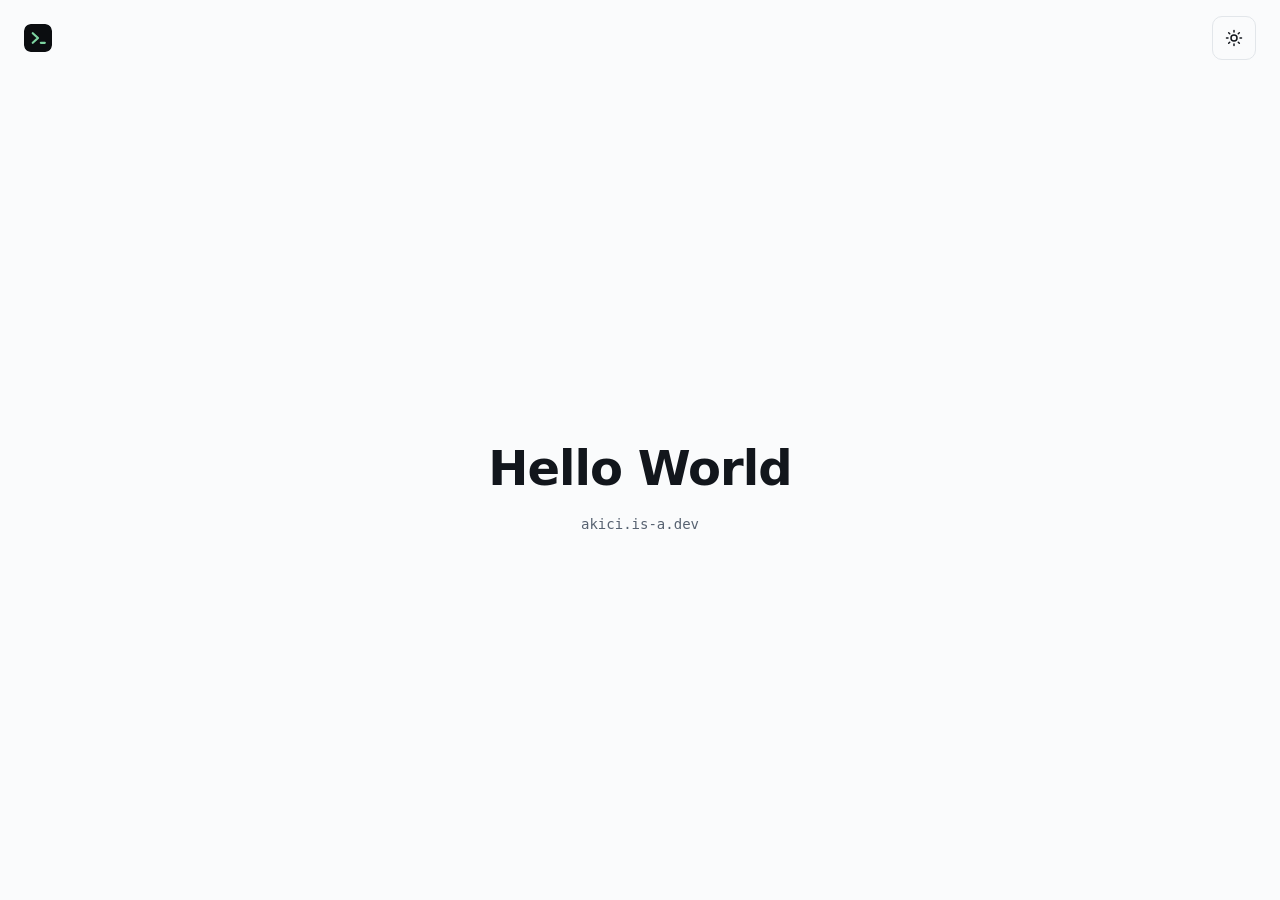
<file: index.html>
<!-- akiciemir.github.io -->

<!DOCTYPE html>
<html lang="tr" data-theme="dark">
<head>
<meta charset="utf-8">
<meta name="viewport" content="width=device-width, initial-scale=1">
<title>akiciemir</title>
<meta name="description" content="akiciemir">
<meta name="color-scheme" content="dark light">
<meta name="theme-color" id="meta-theme" content="#0b0d10">
<link rel="icon" href="assets/img/logo.svg" type="image/svg+xml">
<link rel="stylesheet" href="assets/css/style.css">
<script src="assets/js/theme-boot.js"></script>
</head>
<body>
<header class="top">
  <img class="mark" src="assets/img/logo.svg" alt="" width="28" height="28">
  <button id="theme-toggle" class="btn btn--icon" type="button" aria-label="Tema / Theme" aria-pressed="true">
    <svg class="i-sun" width="18" height="18" viewBox="0 0 24 24" aria-hidden="true" fill="none" stroke="currentColor" stroke-width="2" stroke-linecap="round"><circle cx="12" cy="12" r="4"/><path d="M12 2v2M12 20v2M2 12h2M20 12h2M4.9 4.9l1.4 1.4M17.7 17.7l1.4 1.4M19.1 4.9l-1.4 1.4M6.3 17.7l-1.4 1.4"/></svg>
    <svg class="i-moon" width="18" height="18" viewBox="0 0 24 24" aria-hidden="true" fill="none" stroke="currentColor" stroke-width="2" stroke-linecap="round" stroke-linejoin="round"><path d="M21 12.8A9 9 0 1 1 11.2 3a7 7 0 0 0 9.8 9.8z"/></svg>
  </button>
</header>

<main class="hello">
  <h1>Hello World</h1>
  <p>akici.is-a.dev</p>
</main>

<script type="module" src="assets/js/main.js"></script>
</body>
</html>
</file>
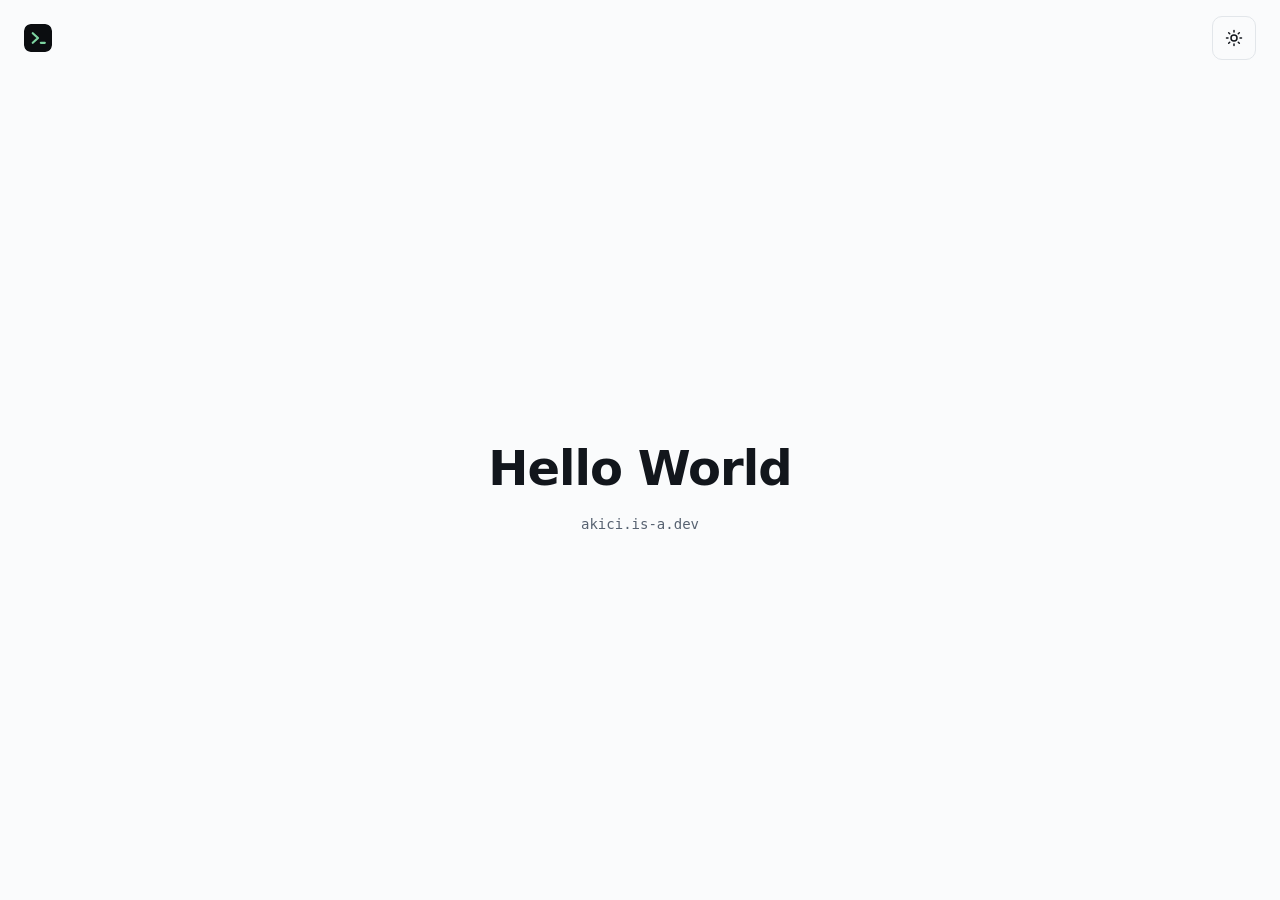
<file: templates/index.html>
<!-- templates: ana sayfaya yönlendirir -->

<!DOCTYPE html>
<html lang="tr">
<head>
<meta charset="utf-8">
<title>akiciemir</title>
<meta name="robots" content="noindex">
<meta http-equiv="refresh" content="0; url=/index.html">
<link rel="canonical" href="/index.html">
</head>
<body>
<p><a href="/index.html">akiciemir</a></p>
</body>
</html>
</file>
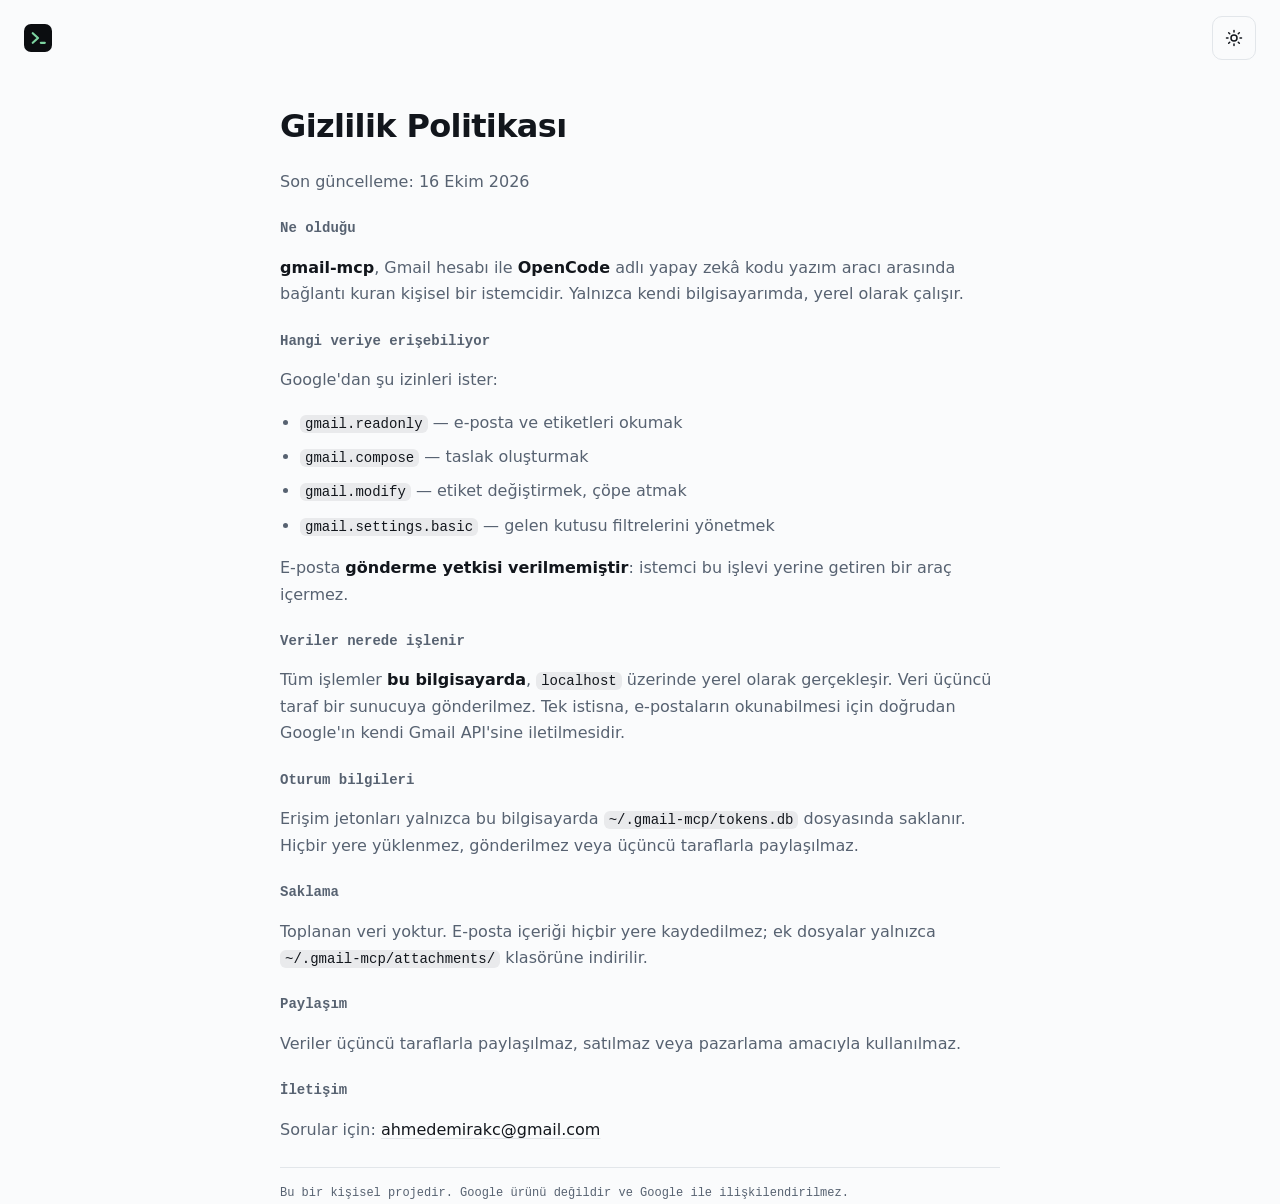
<file: privacy.html>
<!DOCTYPE html>
<html lang="tr" data-theme="dark">
<head>
<meta charset="utf-8">
<meta name="viewport" content="width=device-width, initial-scale=1">
<title>Gizlilik Politikası — gmail-mcp</title>
<meta name="description" content="gmail-mcp için gizlilik politikası.">
<meta name="color-scheme" content="dark light">
<meta name="theme-color" content="#0b0d10">
<link rel="icon" href="assets/img/logo.svg" type="image/svg+xml">
<link rel="stylesheet" href="assets/css/style.css">
<script src="assets/js/theme-boot.js"></script>
</head>
<body>
<header class="top">
  <a class="mark" href="index.html"><img src="assets/img/logo.svg" alt="" width="28" height="28"></a>
  <button id="theme-toggle" class="btn btn--icon" type="button" aria-label="Tema / Theme" aria-pressed="true">
    <svg class="i-sun" width="18" height="18" viewBox="0 0 24 24" aria-hidden="true" fill="none" stroke="currentColor" stroke-width="2" stroke-linecap="round"><circle cx="12" cy="12" r="4"/><path d="M12 2v2M12 20v2M2 12h2M20 12h2M4.9 4.9l1.4 1.4M17.7 17.7l1.4 1.4M19.1 4.9l-1.4 1.4M6.3 17.7l-1.4 1.4"/></svg>
    <svg class="i-moon" width="18" height="18" viewBox="0 0 24 24" aria-hidden="true" fill="none" stroke="currentColor" stroke-width="2" stroke-linecap="round" stroke-linejoin="round"><path d="M21 12.8A9 9 0 1 1 11.2 3a7 7 0 0 0 9.8 9.8z"/></svg>
  </button>
</header>

<main class="doc">
<h1>Gizlilik Politikası</h1>
<p>Son güncelleme: 16 Ekim 2026</p>

<h2>Ne olduğu</h2>
<p><strong>gmail-mcp</strong>, Gmail hesabı ile <strong>OpenCode</strong> adlı yapay zekâ kodu yazım aracı arasında bağlantı kuran kişisel bir istemcidir. Yalnızca kendi bilgisayarımda, yerel olarak çalışır.</p>

<h2>Hangi veriye erişebiliyor</h2>
<p>Google'dan şu izinleri ister:</p>
<ul>
  <li><code>gmail.readonly</code> — e-posta ve etiketleri okumak</li>
  <li><code>gmail.compose</code> — taslak oluşturmak</li>
  <li><code>gmail.modify</code> — etiket değiştirmek, çöpe atmak</li>
  <li><code>gmail.settings.basic</code> — gelen kutusu filtrelerini yönetmek</li>
</ul>
<p>E-posta <strong>gönderme yetkisi verilmemiştir</strong>: istemci bu işlevi yerine getiren bir araç içermez.</p>

<h2>Veriler nerede işlenir</h2>
<p>Tüm işlemler <strong>bu bilgisayarda</strong>, <code>localhost</code> üzerinde yerel olarak gerçekleşir. Veri üçüncü taraf bir sunucuya gönderilmez. Tek istisna, e-postaların okunabilmesi için doğrudan Google'ın kendi Gmail API'sine iletilmesidir.</p>

<h2>Oturum bilgileri</h2>
<p>Erişim jetonları yalnızca bu bilgisayarda <code>~/.gmail-mcp/tokens.db</code> dosyasında saklanır. Hiçbir yere yüklenmez, gönderilmez veya üçüncü taraflarla paylaşılmaz.</p>

<h2>Saklama</h2>
<p>Toplanan veri yoktur. E-posta içeriği hiçbir yere kaydedilmez; ek dosyalar yalnızca <code>~/.gmail-mcp/attachments/</code> klasörüne indirilir.</p>

<h2>Paylaşım</h2>
<p>Veriler üçüncü taraflarla paylaşılmaz, satılmaz veya pazarlama amacıyla kullanılmaz.</p>

<h2>İletişim</h2>
<p>Sorular için: <a href="mailto:ahmedemirakc@gmail.com">ahmedemirakc@gmail.com</a></p>

<footer>Bu bir kişisel projedir. Google ürünü değildir ve Google ile ilişkilendirilmez.</footer>
</main>

<script type="module" src="assets/js/main.js"></script>
</body>
</html>
</file>
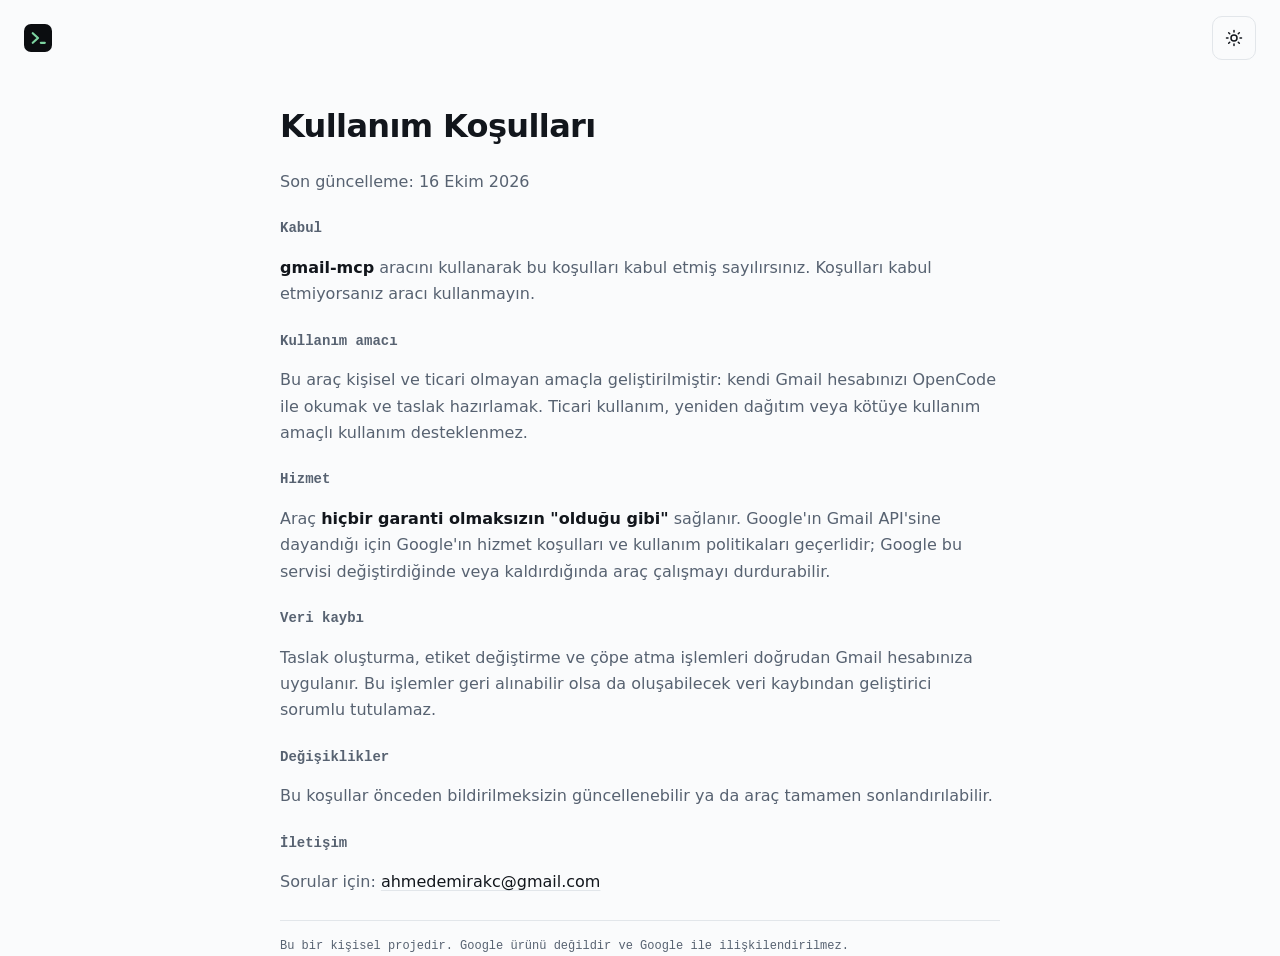
<file: terms.html>
<!DOCTYPE html>
<html lang="tr" data-theme="dark">
<head>
<meta charset="utf-8">
<meta name="viewport" content="width=device-width, initial-scale=1">
<title>Kullanım Koşulları — gmail-mcp</title>
<meta name="description" content="gmail-mcp için kullanım koşulları.">
<meta name="color-scheme" content="dark light">
<meta name="theme-color" content="#0b0d10">
<link rel="icon" href="assets/img/logo.svg" type="image/svg+xml">
<link rel="stylesheet" href="assets/css/style.css">
<script src="assets/js/theme-boot.js"></script>
</head>
<body>
<header class="top">
  <a class="mark" href="index.html"><img src="assets/img/logo.svg" alt="" width="28" height="28"></a>
  <button id="theme-toggle" class="btn btn--icon" type="button" aria-label="Tema / Theme" aria-pressed="true">
    <svg class="i-sun" width="18" height="18" viewBox="0 0 24 24" aria-hidden="true" fill="none" stroke="currentColor" stroke-width="2" stroke-linecap="round"><circle cx="12" cy="12" r="4"/><path d="M12 2v2M12 20v2M2 12h2M20 12h2M4.9 4.9l1.4 1.4M17.7 17.7l1.4 1.4M19.1 4.9l-1.4 1.4M6.3 17.7l-1.4 1.4"/></svg>
    <svg class="i-moon" width="18" height="18" viewBox="0 0 24 24" aria-hidden="true" fill="none" stroke="currentColor" stroke-width="2" stroke-linecap="round" stroke-linejoin="round"><path d="M21 12.8A9 9 0 1 1 11.2 3a7 7 0 0 0 9.8 9.8z"/></svg>
  </button>
</header>

<main class="doc">
<h1>Kullanım Koşulları</h1>
<p>Son güncelleme: 16 Ekim 2026</p>

<h2>Kabul</h2>
<p><strong>gmail-mcp</strong> aracını kullanarak bu koşulları kabul etmiş sayılırsınız. Koşulları kabul etmiyorsanız aracı kullanmayın.</p>

<h2>Kullanım amacı</h2>
<p>Bu araç kişisel ve ticari olmayan amaçla geliştirilmiştir: kendi Gmail hesabınızı OpenCode ile okumak ve taslak hazırlamak. Ticari kullanım, yeniden dağıtım veya kötüye kullanım amaçlı kullanım desteklenmez.</p>

<h2>Hizmet</h2>
<p>Araç <strong>hiçbir garanti olmaksızın "olduğu gibi"</strong> sağlanır. Google'ın Gmail API'sine dayandığı için Google'ın hizmet koşulları ve kullanım politikaları geçerlidir; Google bu servisi değiştirdiğinde veya kaldırdığında araç çalışmayı durdurabilir.</p>

<h2>Veri kaybı</h2>
<p>Taslak oluşturma, etiket değiştirme ve çöpe atma işlemleri doğrudan Gmail hesabınıza uygulanır. Bu işlemler geri alınabilir olsa da oluşabilecek veri kaybından geliştirici sorumlu tutulamaz.</p>

<h2>Değişiklikler</h2>
<p>Bu koşullar önceden bildirilmeksizin güncellenebilir ya da araç tamamen sonlandırılabilir.</p>

<h2>İletişim</h2>
<p>Sorular için: <a href="mailto:ahmedemirakc@gmail.com">ahmedemirakc@gmail.com</a></p>

<footer>Bu bir kişisel projedir. Google ürünü değildir ve Google ile ilişkilendirilmez.</footer>
</main>

<script type="module" src="assets/js/main.js"></script>
</body>
</html>
</file>
<file: assets/css/style.css>
/* akiciemir.github.io — tema ve yerleşim */

:root {
  --s2: 8px; --s4: 16px; --s6: 24px;
  --t12: 0.75rem; --t14: 0.875rem; --t16: 1rem;
  --t32: 2rem; --t48: 3rem;
  --r-sm: 6px; --r-md: 10px;
  --sans: system-ui, -apple-system, "Segoe UI", Roboto, "Helvetica Neue", sans-serif;
  --mono: ui-monospace, "Cascadia Code", "JetBrains Mono", Consolas, monospace;
}

:root, [data-theme="dark"] {
  color-scheme: dark;
  --bg: #0b0d10;
  --line: #242a32;
  --text: #e9ecf1;
  --muted: #9aa4b2;
}

[data-theme="light"] {
  color-scheme: light;
  --bg: #fafbfc;
  --line: #e2e6ea;
  --text: #12161c;
  --muted: #576271;
}

* { box-sizing: border-box; }

body {
  margin: 0;
  min-height: 100vh;
  background: var(--bg);
  color: var(--text);
  font: 400 var(--t16)/1.65 var(--sans);
  -webkit-font-smoothing: antialiased;
  transition: background-color 0.35s ease, color 0.35s ease;
}

:focus-visible {
  outline: 2px solid var(--muted);
  outline-offset: 3px;
  border-radius: var(--r-sm);
}

.top {
  display: flex; align-items: center; justify-content: space-between;
  gap: var(--s4); padding: var(--s4) var(--s6);
}
.mark { display: block; width: 28px; height: 28px; border-radius: var(--r-sm); }

.btn {
  display: inline-flex; align-items: center; justify-content: center;
  width: 44px; height: 44px; padding: 0;
  border: 1px solid var(--line); border-radius: var(--r-md);
  background: transparent; color: var(--text); cursor: pointer;
  transition: background-color 0.18s ease, border-color 0.18s ease;
}
.btn:hover { background: color-mix(in srgb, var(--text) 6%, transparent); border-color: var(--muted); }

[data-theme="dark"] .i-sun { display: none; }
[data-theme="light"] .i-moon { display: none; }

.hello {
  min-height: calc(100vh - 92px);
  display: flex; flex-direction: column; align-items: center; justify-content: center;
  gap: var(--s2); padding: var(--s6); text-align: center;
}
.hello h1 { margin: 0; font-size: var(--t48); font-weight: 700; letter-spacing: -0.02em; }
.hello p { margin: 0; color: var(--muted); font: var(--t14)/1 var(--mono); }

.nf {
  min-height: 100vh;
  display: flex; flex-direction: column; align-items: center; justify-content: center;
  gap: var(--s2); padding: var(--s6); text-align: center;
}
.nf h1 { margin: 0; font-size: var(--t32); font-weight: 700; }
.nf p { margin: 0; color: var(--muted); font: var(--t14)/1 var(--mono); }

/* belge sayfalari (privacy / terms) */
.doc {
  max-width: 720px; margin: 0 auto;
  padding: 0 var(--s6) var(--s48);
}
.doc h1 {
  margin: var(--s6) 0 var(--s2);
  font-size: var(--t32); font-weight: 700; letter-spacing: -0.02em;
}
.doc h2 {
  margin: var(--s6) 0 var(--s2);
  font: 600 var(--t14)/1.4 var(--mono); color: var(--muted);
}
.doc p { color: var(--muted); }
.doc strong { color: var(--text); font-weight: 600; }
.doc ul { padding-left: 1.25rem; }
.doc li { margin: var(--s2) 0; color: var(--muted); }
.doc code {
  font: var(--t14)/1.4 var(--mono); color: var(--text);
  background: color-mix(in srgb, var(--text) 7%, transparent);
  padding: 1px 5px; border-radius: var(--r-sm);
}
.doc a { color: var(--text); text-decoration-color: var(--line); text-underline-offset: 3px; }
.doc a:hover { text-decoration-color: currentColor; }
.doc footer {
  margin-top: var(--s6); padding-top: var(--s4);
  border-top: 1px solid var(--line);
  color: var(--muted); font: var(--t12)/1.6 var(--mono);
}

@media (max-width: 560px) {
  .doc { padding: 0 var(--s4) var(--s48); }
}

@media (prefers-reduced-motion: reduce) {
  * { transition-duration: 0.01ms !important; }
}
</file>
